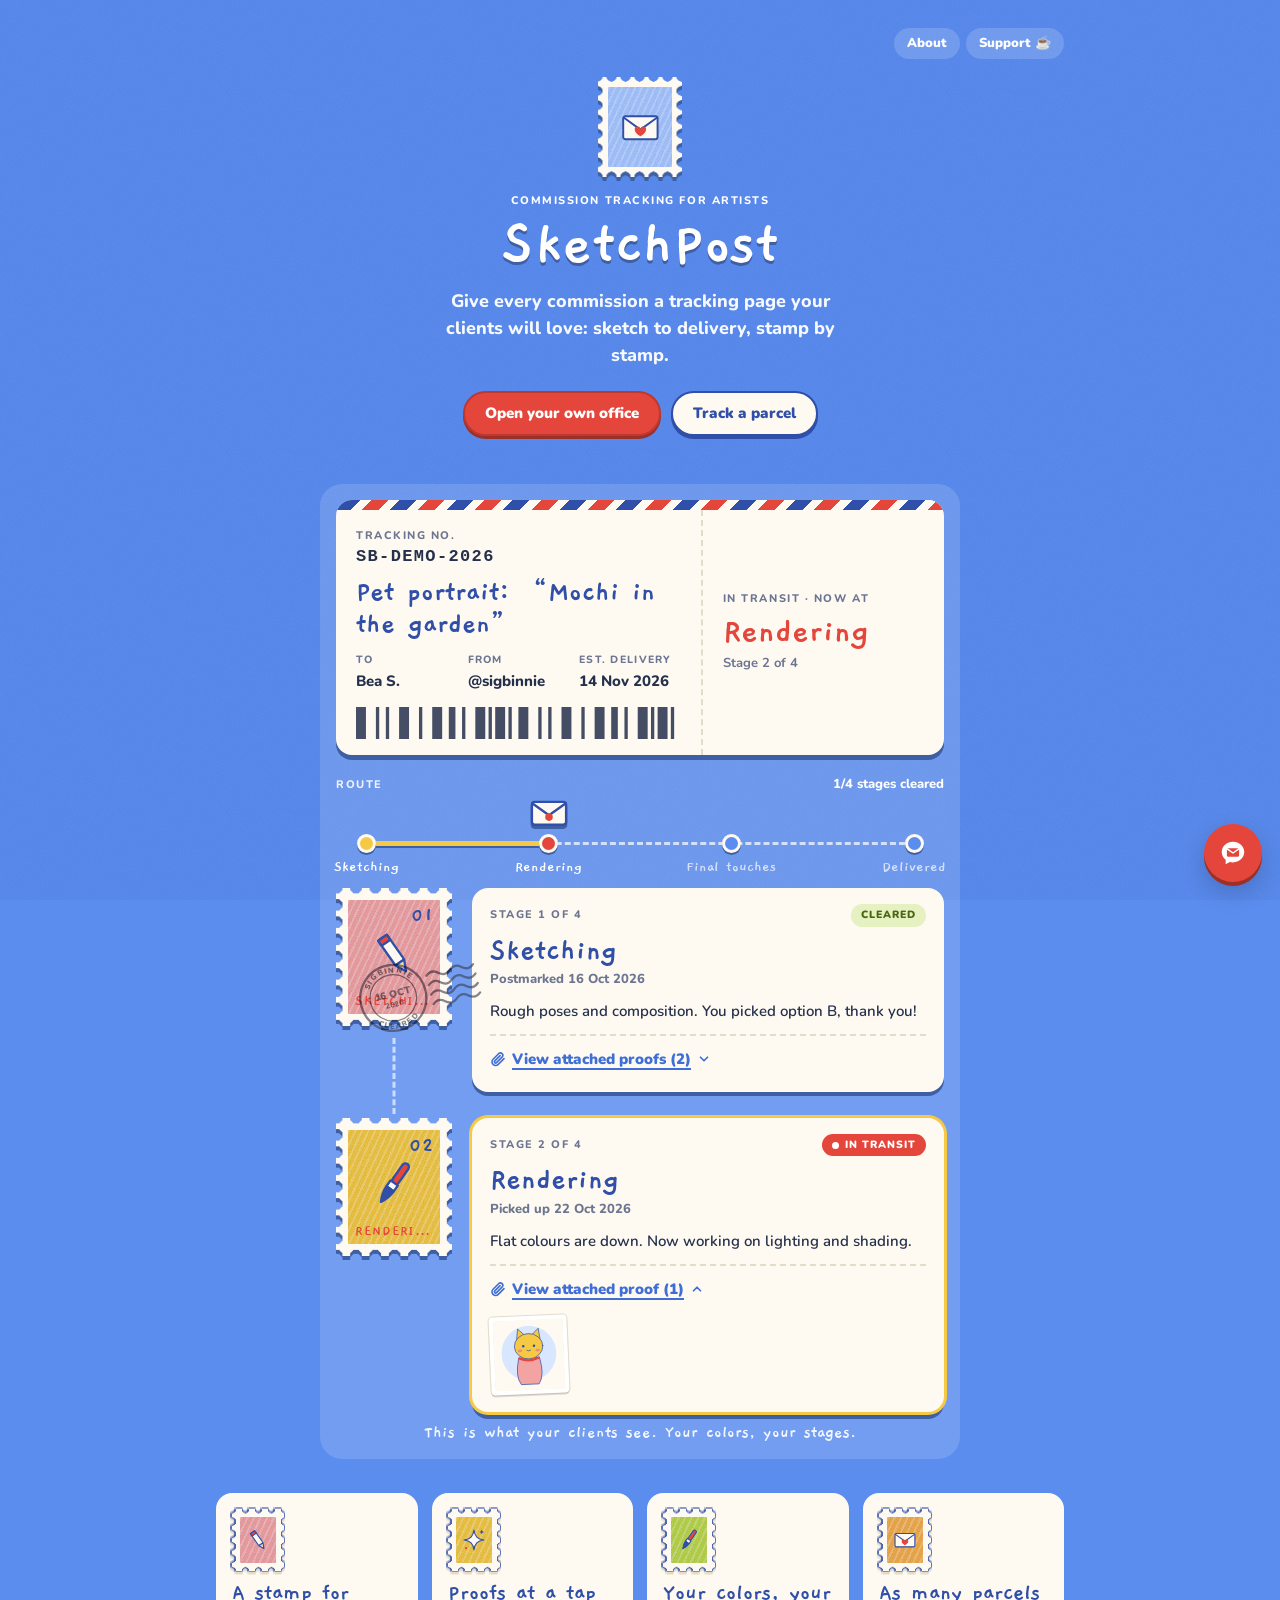
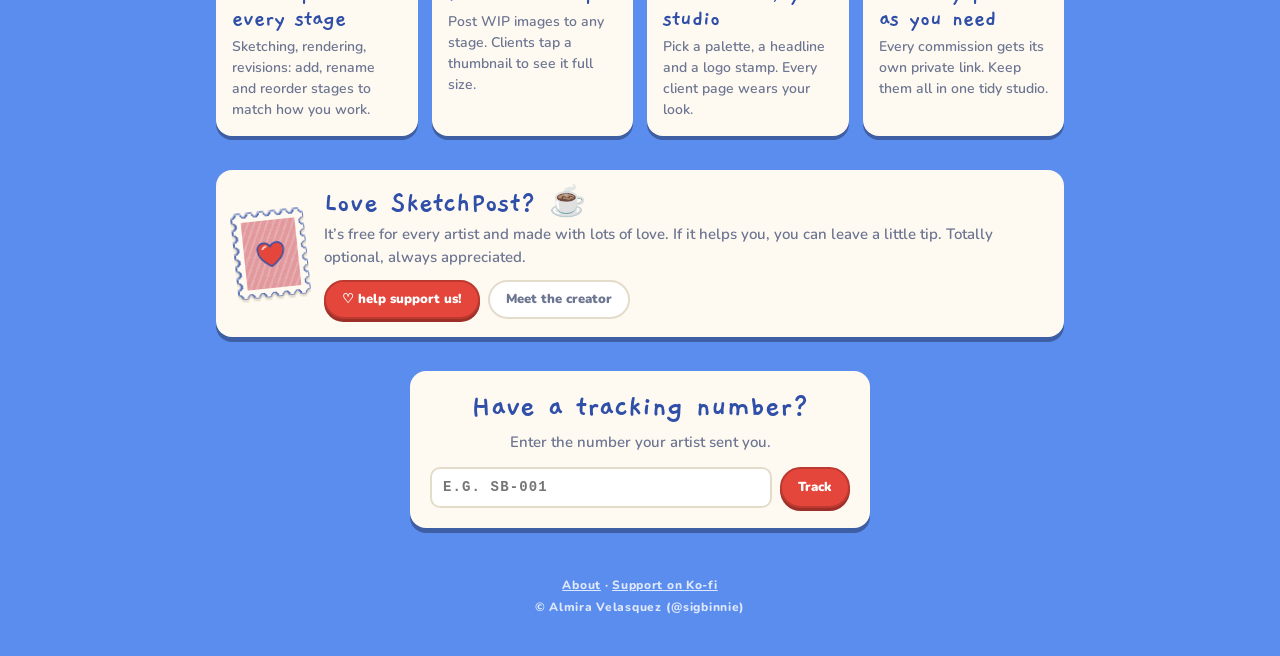
<file: index.html>
<!doctype html>
<html lang="en">
<head>
<meta charset="utf-8">
<meta name="viewport" content="width=device-width, initial-scale=1">
<title>SketchPost · Commission tracking for artists</title>
<meta name="description" content="Give every art commission a tracking page your clients will love. Sketch to delivery, stamp by stamp.">
<meta name="theme-color" content="#5b8def">
<link rel="icon" href="/assets/favicon.svg" type="image/svg+xml">
<link rel="preconnect" href="https://fonts.googleapis.com">
<link rel="preconnect" href="https://fonts.gstatic.com" crossorigin>
<link href="https://fonts.googleapis.com/css2?family=Gaegu:wght@400;700&family=Nunito:wght@600;700;800;900&display=swap" rel="stylesheet">
<link rel="stylesheet" href="/assets/style.css">
</head>
<body>
<svg width="0" height="0" style="position:absolute" aria-hidden="true" focusable="false">
  <defs>
    <path id="pm-top" d="M16 50 A34 34 0 0 1 84 50"/>
    <path id="pm-bot" d="M9 50 A41 41 0 0 0 91 50"/>
  </defs>
</svg>

<div class="wrap">
  <nav class="site-nav top-right" aria-label="Site">
    <a href="/about">About</a>
    <a href="https://ko-fi.com/sigbinnie" target="_blank" rel="noopener">Support ☕</a>
  </nav>
  <header class="hero">
    <div class="stamp logo"><div class="art"><span class="motif" id="logoMotif"></span></div></div>
    <p class="eyebrow">Commission tracking for artists</p>
    <h1>SketchPost</h1>
    <p class="tag">Give every commission a tracking page your clients will love: sketch to delivery, stamp by stamp.</p>
    <div class="cta">
      <a class="btn primary" href="/studio">Open your own office</a>
      <a class="btn" href="#track">Track a parcel</a>
    </div>
  </header>

  <main>
    <div class="demo-frame" aria-label="Example tracking page">
      <section class="ticket" id="demoTicket"></section>
      <section class="route" id="demoRoute"></section>
      <section class="stages" id="demoStages"></section>
      <p class="demo-cap">This is what your clients see. Your colors, your stages.</p>
    </div>

    <section class="features" aria-label="Features">
      <div class="feature"><div class="stamp" style="--c:var(--pink)"><div class="art"><span class="motif" data-icon="pencil"></span></div></div>
        <h3>A stamp for every stage</h3><p>Sketching, rendering, revisions: add, rename and reorder stages to match how you work.</p></div>
      <div class="feature"><div class="stamp" style="--c:#f6c944"><div class="art"><span class="motif" data-icon="sparkle"></span></div></div>
        <h3>Proofs at a tap</h3><p>Post WIP images to any stage. Clients tap a thumbnail to see it full size.</p></div>
      <div class="feature"><div class="stamp" style="--c:#bcd84a"><div class="art"><span class="motif" data-icon="brush"></span></div></div>
        <h3>Your colors, your studio</h3><p>Pick a palette, a headline and a logo stamp. Every client page wears your look.</p></div>
      <div class="feature"><div class="stamp" style="--c:#f6ad4b"><div class="art"><span class="motif" data-icon="envelope"></span></div></div>
        <h3>As many parcels as you need</h3><p>Every commission gets its own private link. Keep them all in one tidy studio.</p></div>
    </section>

    <section class="support-card section-gap" aria-label="Support SketchPost">
      <div class="stamp" style="--c:var(--pink)"><div class="art"><span class="motif" data-icon="heart"></span></div></div>
      <div>
        <h2>Love SketchPost? ☕</h2>
        <p>It’s free for every artist and made with lots of love. If it helps you, you can leave a little tip. Totally optional, always appreciated.</p>
        <div class="support-actions">
          <a class="btn primary" href="https://ko-fi.com/sigbinnie" target="_blank" rel="noopener">♡ help support us!</a>
          <a class="btn ghost" href="/about">Meet the creator</a>
        </div>
      </div>
    </section>

    <section class="paper center section-gap" id="track">
      <h2>Have a tracking number?</h2>
      <p class="lede">Enter the number your artist sent you.</p>
      <form class="lookup-form" id="lookupForm">
        <input id="lookupInput" placeholder="e.g. SB-001" autocomplete="off" autocapitalize="characters" spellcheck="false" aria-label="Tracking number" required>
        <button class="btn primary">Track</button>
      </form>
      <p class="lookup-note" id="lookupNote" hidden></p>
    </section>
  </main>

  <footer class="foot">
    <p class="copy"><a href="/about">About</a> · <a href="https://ko-fi.com/sigbinnie" target="_blank" rel="noopener">Support on Ko-fi</a></p>
    <p class="copy">© Almira Velasquez (@sigbinnie)</p>
  </footer>
</div>

<script type="module" src="/assets/landing.js"></script>
<script src="/assets/feedback.js" defer></script>
</body>
</html>
</file>
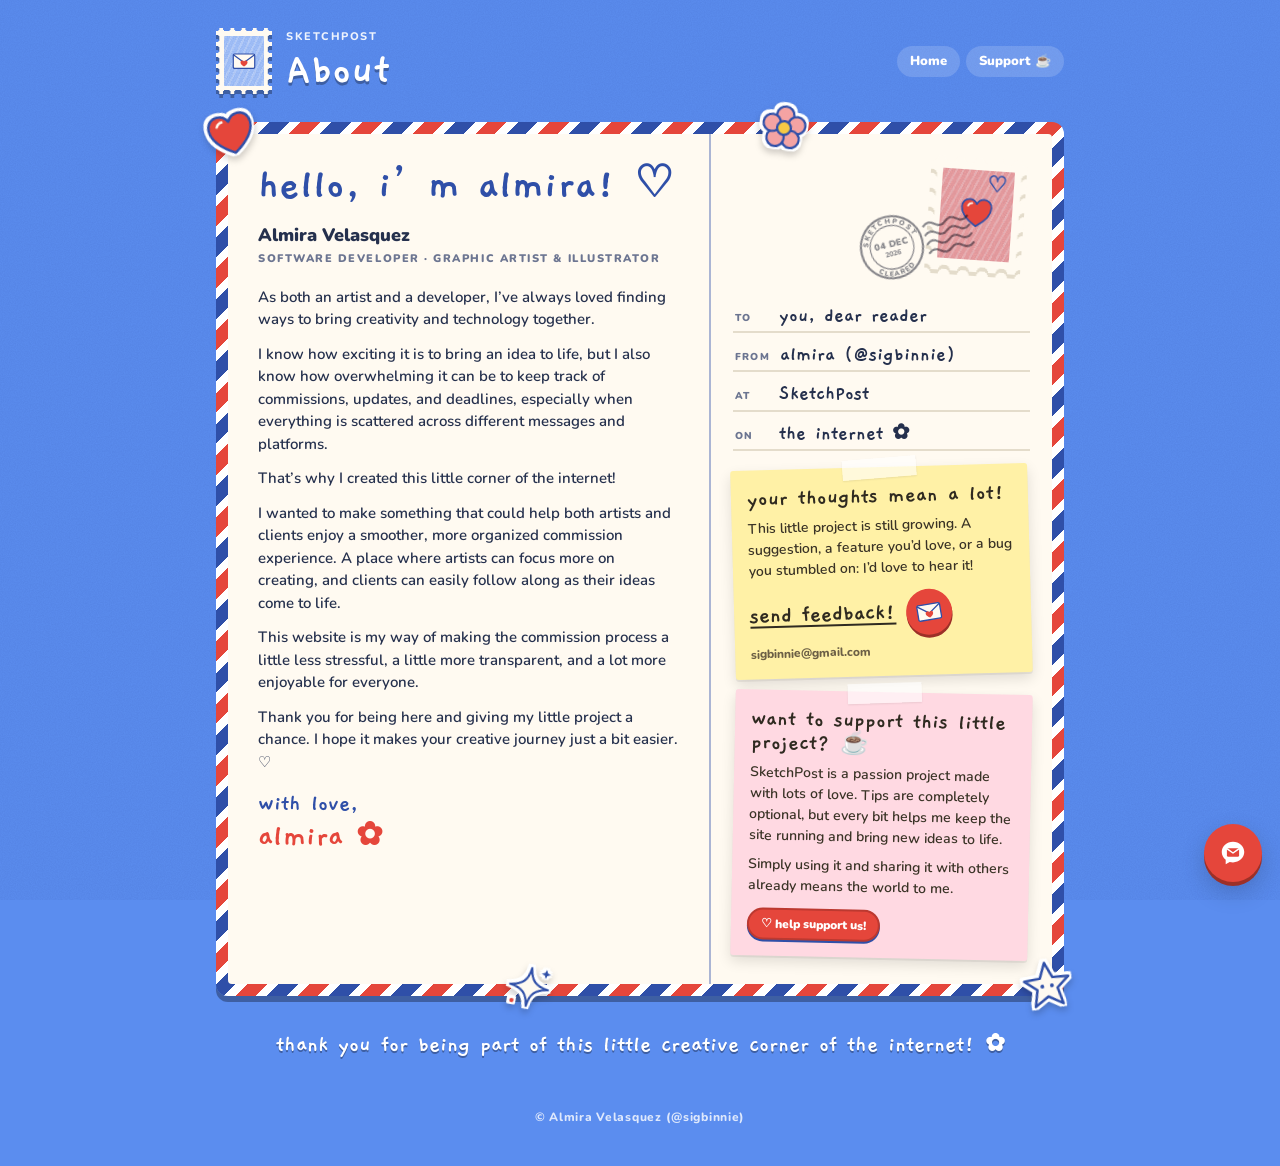
<file: about.html>
<!doctype html>
<html lang="en">
<head>
<meta charset="utf-8">
<meta name="viewport" content="width=device-width, initial-scale=1">
<title>About · SketchPost</title>
<meta name="description" content="A little letter from Almira (@sigbinnie), the artist and developer behind SketchPost.">
<meta name="theme-color" content="#5b8def">
<link rel="icon" href="/assets/favicon.svg" type="image/svg+xml">
<link rel="preconnect" href="https://fonts.googleapis.com">
<link rel="preconnect" href="https://fonts.gstatic.com" crossorigin>
<link href="https://fonts.googleapis.com/css2?family=Gaegu:wght@400;700&family=Nunito:wght@600;700;800;900&display=swap" rel="stylesheet">
<link rel="stylesheet" href="/assets/style.css">
</head>
<body>
<svg width="0" height="0" style="position:absolute" aria-hidden="true" focusable="false">
  <defs>
    <path id="pm-top" d="M16 50 A34 34 0 0 1 84 50"/>
    <path id="pm-bot" d="M9 50 A41 41 0 0 0 91 50"/>
  </defs>
</svg>

<div class="wrap about-wrap">
  <header class="top">
    <a class="brand" href="/">
      <div class="stamp logo"><div class="art"><span class="motif" data-icon="envelope"></span></div></div>
      <div>
        <p class="eyebrow">SketchPost</p>
        <h1>About</h1>
      </div>
    </a>
    <nav class="site-nav" aria-label="Site">
      <a href="/">Home</a>
      <a href="https://ko-fi.com/sigbinnie" target="_blank" rel="noopener">Support ☕</a>
    </nav>
  </header>

  <main>
    <article class="postcard" aria-label="A letter from Almira">
      <span class="sticker s1" data-icon="heart" aria-hidden="true"></span>
      <span class="sticker s2" data-icon="sparkle" aria-hidden="true"></span>
      <span class="sticker s3" data-icon="flower" aria-hidden="true"></span>
      <span class="sticker s4" data-icon="star" aria-hidden="true"></span>

      <div class="pc-inner">
        <section class="pc-letter">
          <h2 class="pc-hello">hello, i’m almira! ♡</h2>
          <p class="pc-name">Almira Velasquez</p>
          <p class="pc-role">software developer · graphic artist &amp; illustrator</p>

          <p>As both an artist and a developer, I’ve always loved finding ways to bring creativity and technology together.</p>
          <p>I know how exciting it is to bring an idea to life, but I also know how overwhelming it can be to keep track of commissions, updates, and deadlines, especially when everything is scattered across different messages and platforms.</p>
          <p>That’s why I created this little corner of the internet!</p>
          <p>I wanted to make something that could help both artists and clients enjoy a smoother, more organized commission experience. A place where artists can focus more on creating, and clients can easily follow along as their ideas come to life.</p>
          <p>This website is my way of making the commission process a little less stressful, a little more transparent, and a lot more enjoyable for everyone.</p>
          <p>Thank you for being here and giving my little project a chance. I hope it makes your creative journey just a bit easier. ♡</p>

          <p class="pc-sign">with love,<br><span>almira ✿</span></p>
        </section>

        <aside class="pc-side">
          <div class="pc-stamp">
            <div class="stamp" style="--c:var(--pink)"><div class="art"><span class="denom">♡</span><span class="motif" data-icon="heart"></span></div></div>
            <span id="pcPostmark"></span>
          </div>

          <ul class="pc-address">
            <li><span>to</span>you, dear reader</li>
            <li><span>from</span>almira (@sigbinnie)</li>
            <li><span>at</span>SketchPost</li>
            <li><span>on</span>the internet ✿</li>
          </ul>

          <div class="sticky yellow">
            <h3>your thoughts mean a lot!</h3>
            <p>This little project is still growing. A suggestion, a feature you’d love, or a bug you stumbled on: I’d love to hear it!</p>
            <a class="mail-link" href="mailto:sigbinnie@gmail.com?subject=SketchPost%20feedback" aria-label="Send feedback by email to sigbinnie@gmail.com">
              <span class="mail-text">send feedback!</span>
              <span class="mail-ico" data-icon="envelope" aria-hidden="true"></span>
            </a>
            <p class="mail-addr">sigbinnie@gmail.com</p>
          </div>

          <div class="sticky pink">
            <h3>want to support this little project? ☕</h3>
            <p>SketchPost is a passion project made with lots of love. Tips are completely optional, but every bit helps me keep the site running and bring new ideas to life.</p>
            <p>Simply using it and sharing it with others already means the world to me.</p>
            <a class="btn small primary" href="https://ko-fi.com/sigbinnie" target="_blank" rel="noopener">♡ help support us!</a>
          </div>
        </aside>
      </div>
    </article>

    <p class="about-closing">thank you for being part of this little creative corner of the internet! ✿</p>
  </main>

  <footer class="foot">
    <p class="copy">© Almira Velasquez (@sigbinnie)</p>
  </footer>
</div>

<script type="module" src="/assets/about.js"></script>
<script src="/assets/feedback.js" defer></script>
</body>
</html>
</file>
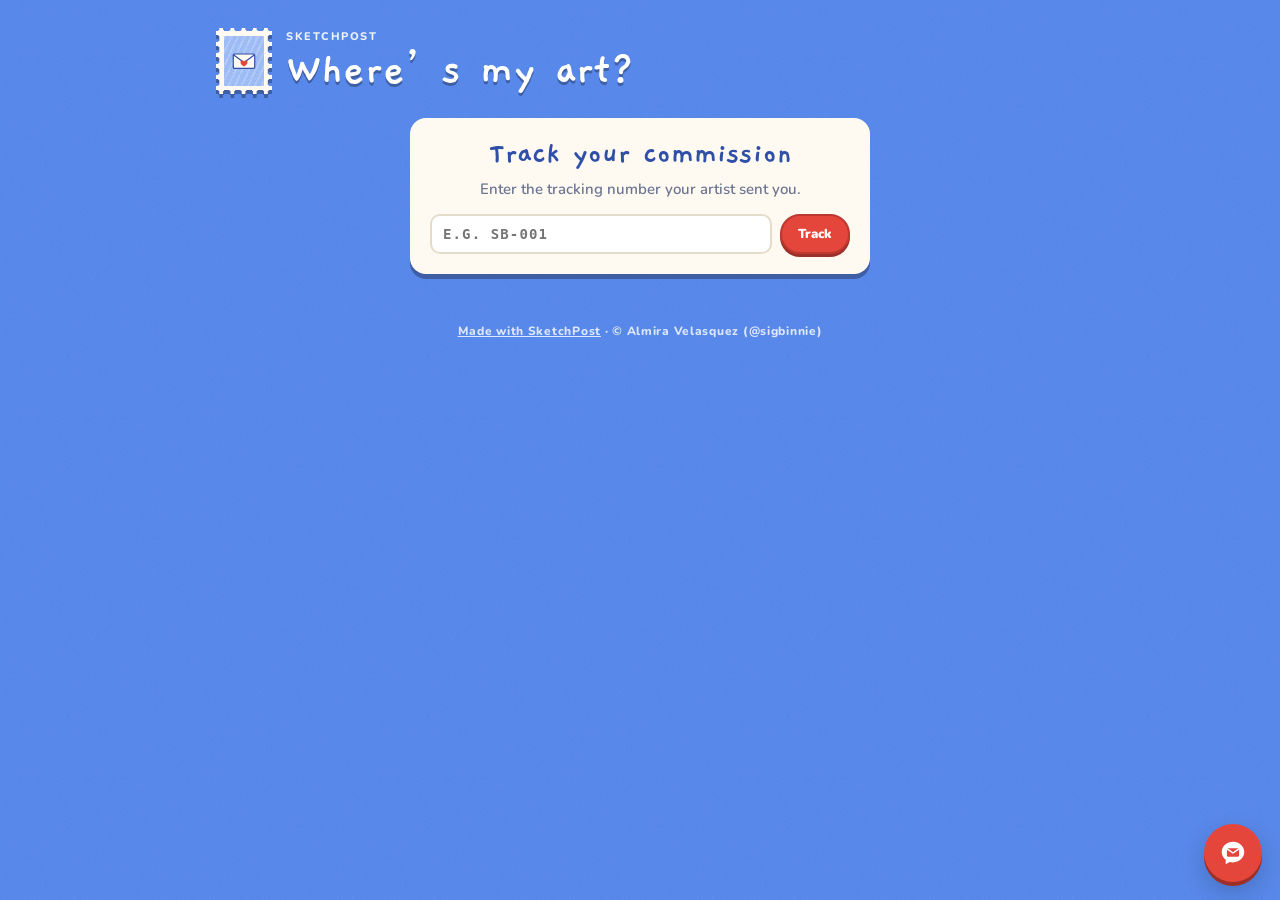
<file: track.html>
<!doctype html>
<html lang="en">
<head>
<meta charset="utf-8">
<meta name="viewport" content="width=device-width, initial-scale=1">
<meta name="robots" content="noindex, nofollow">
<title>Track your commission</title>
<link rel="icon" href="/assets/favicon.svg" type="image/svg+xml">
<link rel="preconnect" href="https://fonts.googleapis.com">
<link rel="preconnect" href="https://fonts.gstatic.com" crossorigin>
<link href="https://fonts.googleapis.com/css2?family=Gaegu:wght@400;700&family=Nunito:wght@600;700;800;900&display=swap" rel="stylesheet">
<link rel="stylesheet" href="/assets/style.css">
</head>
<body>
<svg width="0" height="0" style="position:absolute" aria-hidden="true" focusable="false">
  <defs>
    <path id="pm-top" d="M16 50 A34 34 0 0 1 84 50"/>
    <path id="pm-bot" d="M9 50 A41 41 0 0 0 91 50"/>
  </defs>
</svg>

<div class="loading-screen" id="loader" role="status" aria-live="polite">
  <div class="stamp logo"><div class="art"><span class="motif"><svg viewBox="0 0 60 60"><rect x="7" y="15" width="46" height="31" rx="3" fill="#fffaf1" stroke="#2f4fa8" stroke-width="2.6" stroke-linecap="round" stroke-linejoin="round"/><path d="M8 17 L30 33 L52 17" fill="none" stroke="#2f4fa8" stroke-width="2.6" stroke-linecap="round" stroke-linejoin="round"/><path d="M30 42 c-5-3.4-7.5-5.8-7.5-8.6 a3.6 3.6 0 0 1 7.5-1.4 a3.6 3.6 0 0 1 7.5 1.4 c0 2.8-2.5 5.2-7.5 8.6z" fill="#e5463b"/></svg></span></div></div>
  <p class="eyebrow">SketchPost</p>
  <p class="loader-text">Fetching your parcel…</p>
</div>

<div class="wrap">
  <header class="top">
    <div class="brand">
      <div class="stamp logo"><div class="art"><span class="motif" id="logoMotif"></span></div></div>
      <div>
        <p class="eyebrow" id="studioLine">SketchPost</p>
        <h1 id="headline">Where’s my art?</h1>
      </div>
    </div>
  </header>

  <main>
    <p class="banner" id="banner" hidden>Sample parcel. Connect Firebase (see README) to start tracking real commissions.</p>

    <section class="paper center" id="message" hidden aria-live="polite"></section>

    <section class="paper center" id="lookup" hidden>
      <h2>Track your commission</h2>
      <p class="lede">Enter the tracking number your artist sent you.</p>
      <form class="lookup-form" id="lookupForm">
        <input id="lookupInput" placeholder="e.g. SB-001" autocomplete="off" autocapitalize="characters" spellcheck="false" aria-label="Tracking number" required>
        <button class="btn primary">Track</button>
      </form>
      <p class="lookup-note" id="lookupNote" hidden></p>
    </section>

    <section class="ticket" id="ticket" aria-label="Parcel details" hidden></section>
    <section class="route" id="route" aria-label="Delivery route" hidden></section>
    <section class="stages" id="stages" aria-label="Stages"></section>
  </main>

  <footer class="foot">
    <p class="copy"><a href="/">Made with SketchPost</a> · © Almira Velasquez (@sigbinnie)</p>
  </footer>
</div>

<script type="module" src="/assets/track.js"></script>
<script src="/assets/feedback.js" defer></script>
</body>
</html>
</file>
<file: assets/style.css>
:root{
  --blue:#5b8def; --blue-2:#3f6fd6; --navy:#2f4fa8; --ink:#25304d; --muted:#6c7591;
  --paper:#fffaf1; --paper-2:#f4ecdc; --line:#e4dccb;
  --red:#e5463b; --pink:#f4a3a3; --yellow:#f6c944; --green:#bcd84a; --orange:#f6ad4b; --sky:#a9c8ff; --cream:#fde8c4;
  --shadow:#3e5fa3; --on-bg:#ffffff; --on-accent:#ffffff;
  --noise:url("data:image/svg+xml,%3Csvg xmlns='http://www.w3.org/2000/svg' width='180' height='180'%3E%3Cfilter id='n'%3E%3CfeTurbulence type='fractalNoise' baseFrequency='.85' numOctaves='3' stitchTiles='stitch'/%3E%3CfeColorMatrix values='0 0 0 0 .1 0 0 0 0 .15 0 0 0 0 .35 0 0 0 .55 0'/%3E%3C/filter%3E%3Crect width='100%25' height='100%25' filter='url(%23n)'/%3E%3C/svg%3E");
  --hatch:repeating-linear-gradient(115deg,rgba(255,255,255,.24) 0 2px,rgba(255,255,255,0) 2px 6px);
}
*{box-sizing:border-box}
[hidden]{display:none!important}
html{-webkit-text-size-adjust:100%}
body{margin:0;min-height:100vh;background:var(--blue);color:var(--ink);font:600 15px/1.5 'Nunito',system-ui,-apple-system,sans-serif;overflow-x:hidden}
body::before{content:"";position:fixed;inset:0;background-image:var(--noise);opacity:.22;mix-blend-mode:multiply;pointer-events:none;z-index:0}
.wrap{position:relative;z-index:1;max-width:880px;margin:0 auto;padding:28px 16px 40px}
button{font-family:inherit}
code{font:700 13px ui-monospace,SFMono-Regular,Menlo,monospace;background:var(--paper-2);padding:1px 6px;border-radius:6px}
.eyebrow{font-size:11px;font-weight:800;letter-spacing:.14em;text-transform:uppercase;margin:0}

/* ---------- header & footer ---------- */
.top{display:flex;align-items:center;justify-content:space-between;gap:16px;flex-wrap:wrap;margin-bottom:24px}
.brand{display:flex;align-items:center;gap:14px;color:inherit;text-decoration:none}
.top .eyebrow{color:var(--on-bg);opacity:.9}
h1{font:700 46px/1 'Gaegu',cursive;margin:2px 0 0;color:var(--on-bg);text-shadow:0 3px 0 var(--shadow)}
.foot{text-align:center;margin:48px 0 0;color:var(--on-bg)}
.foot .thanks{font:700 19px/1.3 'Gaegu',cursive;margin:0}
.foot .copy{font-size:12px;font-weight:800;letter-spacing:.06em;margin:8px 0 0;opacity:.8}
.foot .copy a{color:inherit}

/* ---------- stamps ---------- */
.stamp{--r:6px;position:relative;width:var(--sw,116px);height:var(--sh,138px);padding:calc(2*var(--r));
  background:
    radial-gradient(var(--r),#0000 97%,var(--paper)) round calc(-1.5*var(--r)) calc(-1.5*var(--r))/calc(3*var(--r)) calc(3*var(--r)),
    linear-gradient(var(--paper) 0 0) no-repeat 50%/calc(100% - 3*var(--r)) calc(100% - 3*var(--r));
  filter:drop-shadow(0 4px 0 var(--shadow));flex:none}
.art{position:relative;height:100%;background-color:var(--c,var(--pink));background-image:var(--hatch);overflow:hidden;display:grid;place-items:center;border-radius:1px}
.art::after{content:"";position:absolute;inset:0;background:var(--noise);opacity:.38;mix-blend-mode:multiply;pointer-events:none}
.motif{width:58%;display:block;margin-top:-6px;position:relative;z-index:1}
.motif svg{width:100%;height:auto;display:block}
.denom{position:absolute;top:4px;right:7px;font:700 22px/1 'Gaegu',cursive;color:var(--navy);z-index:1}
.stamp-label{position:absolute;left:7px;right:7px;bottom:5px;font:700 15px/1 'Gaegu',cursive;color:var(--red);letter-spacing:.06em;text-transform:uppercase;white-space:nowrap;overflow:hidden;text-overflow:ellipsis;z-index:1}
.logo{--sw:56px;--sh:66px;--r:4px;--c:var(--sky)}
.logo .motif{width:70%;margin:0}
.postmark{position:absolute;left:calc(var(--sw)*.16);top:calc(var(--sh)*.48);width:calc(var(--sw)*1.1);height:auto;color:rgba(60,64,80,.62);transform:rotate(-14deg);pointer-events:none;z-index:2;mix-blend-mode:multiply}

/* ---------- paper cards ---------- */
.paper{background:var(--paper);border-radius:16px;box-shadow:0 5px 0 var(--shadow);padding:20px}
.center{text-align:center;max-width:460px;margin:24px auto 0}
.paper h2{font:700 32px/1.05 'Gaegu',cursive;margin:0 0 6px;color:var(--navy)}
.paper p{margin:0}
.paper .lede{color:var(--muted);margin-bottom:14px}
.banner{background:var(--yellow);color:var(--ink);border-radius:12px;padding:10px 14px;font-weight:800;font-size:13px;margin-bottom:18px;box-shadow:0 3px 0 var(--shadow)}
.empty{background:var(--paper);border-radius:16px;padding:22px;text-align:center;color:var(--muted);box-shadow:0 4px 0 var(--shadow)}
.loading-mail{width:54px;margin:4px auto 10px;animation:bob2 1.6s ease-in-out infinite}
.loading-mail svg{display:block;width:100%;height:auto}

/* lookup */
.lookup-form{display:flex;gap:8px;margin-top:4px}
.lookup-form input{flex:1;text-transform:uppercase;letter-spacing:.08em;font-family:ui-monospace,SFMono-Regular,Menlo,monospace}
.lookup-note{margin-top:10px!important;color:var(--red);font-size:13px;font-weight:800}

/* ---------- parcel label ---------- */
.ticket{background:var(--paper);border-radius:16px;box-shadow:0 5px 0 var(--shadow);overflow:hidden}
.airmail{height:10px;background:repeating-linear-gradient(-45deg,var(--red) 0 12px,var(--paper) 12px 20px,var(--navy) 20px 32px,var(--paper) 32px 40px)}
.ticket-body{display:grid;grid-template-columns:1.5fr 1fr}
.ticket-main{padding:18px 20px 16px;min-width:0}
.ticket .eyebrow{color:var(--muted)}
.tracking{font:800 17px/1.2 ui-monospace,SFMono-Regular,Menlo,monospace;letter-spacing:.08em;margin:3px 0 10px;overflow-wrap:anywhere}
.ticket h2{font:700 30px/1.05 'Gaegu',cursive;margin:0 0 12px;color:var(--navy);overflow-wrap:anywhere}
.meta{display:grid;grid-template-columns:repeat(3,minmax(0,1fr));gap:10px;margin:0}
.meta dt{font-size:10.5px;font-weight:800;letter-spacing:.12em;text-transform:uppercase;color:var(--muted)}
.meta dd{margin:2px 0 0;font-weight:800;overflow-wrap:anywhere}
.barcode{display:block;width:100%;height:32px;fill:var(--ink);margin-top:14px;opacity:.85}
.ticket-status{border-left:2px dashed var(--line);padding:18px 20px;display:flex;flex-direction:column;justify-content:center;min-width:0}
.status-text{font:700 36px/1 'Gaegu',cursive;margin:6px 0 4px;color:var(--red);overflow-wrap:anywhere}
.status-delivered .status-text{color:#4f8a1e}
.status-created .status-text{color:var(--muted)}
.sub{margin:0;font-size:13px;color:var(--muted);font-weight:700}

/* ---------- route ---------- */
.route{margin:26px 0 30px;color:var(--on-bg)}
.route-head{display:flex;justify-content:space-between;align-items:baseline;gap:10px;font-weight:800;font-size:13px}
.route-head .eyebrow{opacity:.88}
.track{position:relative;height:84px;margin:4px 30px 0}
.track .line{position:absolute;left:0;right:0;top:44px;border-top:3px dashed color-mix(in srgb,var(--on-bg) 70%,transparent)}
.track .fill{position:absolute;left:0;top:43px;height:5px;border-radius:5px;background:var(--yellow);box-shadow:0 2px 0 var(--shadow);transition:width .5s}
.stop{position:absolute;top:36px;width:0;display:flex;flex-direction:column;align-items:center}
.stop .dot{width:19px;height:19px;flex:none;border-radius:50%;background:var(--blue);border:3px solid var(--paper);box-shadow:0 2px 0 var(--shadow)}
.stop.st-done .dot{background:var(--yellow);border-color:var(--paper)}
.stop.st-current .dot{background:var(--red);animation:pulse 1.6s infinite}
.stop-label{margin-top:6px;font:700 16px/1.05 'Gaegu',cursive;white-space:nowrap;text-align:center}
.stop.st-pending .stop-label{opacity:.7}
.mail{position:absolute;top:2px;width:38px;transform:translateX(-50%);transition:left .5s;animation:bob 2s ease-in-out infinite;filter:drop-shadow(0 3px 0 var(--shadow))}
.mail svg{display:block;width:100%;height:auto}

/* ---------- stage list ---------- */
.stages{display:flex;flex-direction:column;gap:26px}
.stage{--sw:116px;--sh:138px;display:grid;grid-template-columns:var(--sw) minmax(0,1fr);gap:20px;align-items:start}
.stamp-col{position:relative;align-self:stretch}
.stage:not(:last-child) .stamp-col::after{content:"";position:absolute;left:50%;top:calc(var(--sh) + 12px);bottom:-22px;border-left:3px dashed color-mix(in srgb,var(--on-bg) 65%,transparent);transform:translateX(-50%)}
.s-pending .stamp{filter:grayscale(.9) drop-shadow(0 4px 0 var(--shadow));opacity:.72}
.s-current .stamp{animation:wobble 3s ease-in-out infinite}
.card{position:relative;background:var(--paper);border-radius:16px;padding:16px 18px 18px;box-shadow:0 4px 0 var(--shadow);min-width:0}
.s-current .card{box-shadow:0 0 0 3px var(--yellow),0 7px 0 var(--shadow)}
.card-top{display:flex;justify-content:space-between;align-items:center;gap:8px;flex-wrap:wrap}
.card .eyebrow{color:var(--muted)}
.pill{font:900 10.5px/1 'Nunito';letter-spacing:.1em;text-transform:uppercase;padding:6px 10px;border-radius:999px;display:inline-flex;align-items:center;gap:6px}
.pill-done{background:#e6f1c2;color:#4a6610}
.pill-current{background:var(--red);color:var(--on-accent)}
.pill-current::before{content:"";width:7px;height:7px;border-radius:50%;background:currentColor;animation:blink 1.2s infinite}
.pill-pending{background:var(--paper-2);color:var(--muted)}
.card h3{font:700 32px/1.05 'Gaegu',cursive;margin:8px 0 2px;color:var(--navy);overflow-wrap:anywhere}
.when{margin:0;font-size:13px;font-weight:800;color:var(--muted)}
.note{margin:10px 0 0;overflow-wrap:anywhere;white-space:pre-line}
.note a{color:var(--blue-2);font-weight:800;text-decoration:underline;text-decoration-thickness:2px;text-underline-offset:3px}
.note a:hover{color:var(--red)}
.note a:focus-visible{outline:3px solid var(--yellow);outline-offset:2px;border-radius:3px}
.proofs{margin-top:12px;padding-top:12px;border-top:2px dashed var(--line)}
.proof-link{all:unset;cursor:pointer;display:inline-flex;align-items:center;gap:6px;font-weight:900;color:var(--blue-2);text-decoration:underline;text-decoration-thickness:2px;text-underline-offset:4px}
.proof-link:focus-visible{outline:3px solid var(--yellow);outline-offset:3px;border-radius:4px}
.proof-link .chev{transition:transform .2s}
.proof-link[aria-expanded="true"] .chev{transform:rotate(180deg)}
.thumbs{display:flex;flex-wrap:wrap;gap:14px;margin-top:12px;animation:drop .25s ease-out}
.thumb{position:relative;width:78px;height:78px;padding:4px;background:#fff;border:0;border-radius:4px;box-shadow:0 2px 0 rgba(0,0,0,.12),0 0 0 1px var(--line);cursor:zoom-in;transform:rotate(-2.5deg);transition:transform .15s}
.thumbs > :nth-child(even) .thumb, .thumbs > .thumb:nth-child(even){transform:rotate(2deg)}
.thumbs .thumb:hover,.thumbs .thumb:focus-visible{transform:rotate(0) scale(1.07);outline:none}
.thumb img{width:100%;height:100%;object-fit:cover;display:block;border-radius:2px;background:var(--paper-2)}
.thumb.broken img{visibility:hidden}
.thumb.broken::after{content:"link broken";position:absolute;inset:4px;display:grid;place-items:center;font-size:11px;color:var(--muted);text-align:center}
.no-proofs{margin:0;font-size:13px;color:var(--muted);font-style:italic}

/* ---------- forms & buttons ---------- */
.field{display:flex;flex-direction:column;gap:4px;min-width:0;margin:0}
.field > span,.field-label{font-size:10.5px;font-weight:900;letter-spacing:.12em;text-transform:uppercase;color:var(--muted);margin:0}
input,select,textarea{font:700 14px/1.3 'Nunito',sans-serif;color:#25304d;background:#fff;border:2px solid var(--line);border-radius:10px;padding:9px 11px;width:100%;min-width:0}
input:focus,select:focus,textarea:focus{outline:none;border-color:var(--blue)}
input[readonly]{background:var(--paper-2)}
textarea{resize:vertical}
.btn{display:inline-flex;align-items:center;justify-content:center;gap:6px;font:900 13px/1 'Nunito';padding:11px 16px;border-radius:999px;border:2px solid var(--navy);background:var(--paper);color:var(--navy);box-shadow:0 3px 0 var(--navy);cursor:pointer;white-space:nowrap;text-decoration:none}
.btn:active{transform:translateY(2px);box-shadow:0 1px 0 var(--navy)}
.btn:disabled{opacity:.5;cursor:default}
.btn.primary{background:var(--red);border-color:color-mix(in srgb,var(--red),#000 18%);color:var(--on-accent);box-shadow:0 3px 0 color-mix(in srgb,var(--red),#000 32%)}
.btn.small{padding:8px 12px;font-size:12px;box-shadow:0 2px 0 var(--navy)}
.btn.ghost{border-color:var(--line);color:var(--muted);box-shadow:none;background:#fff}
.btn.armed{background:var(--red);border-color:var(--red);color:#fff}
.btn.google{background:#fff;color:var(--ink);border-color:var(--line);box-shadow:0 3px 0 var(--line);padding:12px 18px;font-size:14px}

/* ---------- artist desk ---------- */
.desk-bar{display:flex;justify-content:space-between;align-items:center;gap:10px;flex-wrap:wrap;color:var(--on-bg);font-weight:800;font-size:13px;margin-bottom:14px}
.desk-bar b{overflow-wrap:anywhere}
.desk-card{background:var(--paper);border-radius:16px;box-shadow:0 5px 0 var(--shadow);padding:18px 20px;margin-bottom:26px}
.picker{display:flex;gap:10px;align-items:flex-end;flex-wrap:wrap}
.picker .grow,.linkbox .grow{flex:1 1 240px}
.desk-head{display:flex;align-items:flex-start;gap:12px;flex-wrap:wrap;justify-content:space-between}
.rubber{display:inline-block;font:700 28px/1 'Gaegu',cursive;color:var(--red);border:3px solid var(--red);border-radius:8px;padding:3px 12px 1px;transform:rotate(-3deg);margin:0 0 6px}
.hint{margin:4px 0 0;font-size:13px;color:var(--muted);max-width:52ch}
.save-state{display:inline-block;margin-left:4px;padding:2px 8px;border-radius:999px;font-size:11px;font-weight:900;background:#e6f1c2;color:#4a6610}
.save-state.saving{background:var(--paper-2);color:var(--muted)}
.save-state.error{background:var(--red);color:#fff}
.linkbox{display:flex;gap:8px;align-items:flex-end;flex-wrap:wrap;margin-top:16px}
.grid-fields{display:grid;grid-template-columns:repeat(auto-fit,minmax(170px,1fr));gap:12px;margin-top:16px}
.add-stage{display:flex;flex-wrap:wrap;gap:10px;align-items:flex-end;margin-top:16px;padding-top:16px;border-top:2px dashed var(--line)}
.add-stage .grow{flex:1 1 200px}
.add-stage .field:not(.grow){flex:0 1 200px}
.desk-foot{display:flex;gap:8px;flex-wrap:wrap;margin-top:16px}
.tools{display:flex;gap:6px}
.icon-btn{min-width:34px;height:34px;padding:0 8px;border-radius:10px;border:2px solid var(--line);background:#fff;color:var(--navy);display:inline-grid;place-items:center;cursor:pointer;font:900 12px 'Nunito'}
.icon-btn:disabled{opacity:.35;cursor:default}
.icon-btn.armed{background:var(--red);border-color:var(--red);color:#fff}
.edit-grid{display:grid;grid-template-columns:1fr 1fr;gap:10px;margin-top:12px}
.edit-grid .full{grid-column:1/-1}
.swatches{display:flex;gap:7px;flex-wrap:wrap;padding:5px 2px}
.swatch{width:28px;height:28px;border-radius:50%;border:3px solid #fff;box-shadow:0 0 0 2px var(--line);background:var(--sw);cursor:pointer;padding:0}
.swatch.on{box-shadow:0 0 0 3px var(--navy)}
.dropzone{margin-top:14px;padding:12px;border:2px dashed var(--line);border-radius:12px;background:rgba(255,255,255,.55);transition:.15s}
.dropzone.over{border-color:var(--blue);background:#eaf1ff}
.thumb-wrap{position:relative}
.rm{position:absolute;top:-9px;right:-9px;width:24px;height:24px;border-radius:50%;background:var(--red);color:#fff;border:2px solid #fff;cursor:pointer;display:grid;place-items:center;font:900 15px/1 'Nunito';padding:0;z-index:2}
.add-tile{width:78px;height:78px;border:2px dashed var(--blue);border-radius:6px;background:#fff;color:var(--blue-2);font:900 12px/1.25 'Nunito';cursor:pointer}
.add-tile:disabled{opacity:.5;cursor:progress}
.url-row{display:flex;gap:8px;margin-top:12px}
.url-row input{flex:1}
.drop-hint{font-size:12px;color:var(--muted);margin:8px 0 0}

/* ---------- lightbox & toast ---------- */
.lightbox{position:fixed;inset:0;z-index:50;background:rgba(18,32,82,.88);display:flex;align-items:center;justify-content:center;padding:64px 60px 28px}
.lb-figure{margin:0;display:flex;flex-direction:column;align-items:center;max-width:100%;animation:pop .22s ease-out}
.lb-figure img{max-width:min(100%,900px);max-height:76vh;background:#fff;padding:10px;border-radius:6px;box-shadow:0 10px 0 rgba(0,0,0,.25);object-fit:contain;display:block}
.lb-figure figcaption{margin-top:14px;color:#fff;font:700 21px/1.2 'Gaegu',cursive;text-align:center}
.lb-btn{position:absolute;width:44px;height:44px;border-radius:50%;border:0;background:var(--paper);color:var(--navy);font:900 24px/1 'Nunito';cursor:pointer;display:grid;place-items:center;box-shadow:0 3px 0 rgba(0,0,0,.25)}
.lb-close{top:14px;right:14px}
.lb-prev{left:10px;top:50%;margin-top:-22px}
.lb-next{right:10px;top:50%;margin-top:-22px}
.toast{position:fixed;left:50%;bottom:22px;transform:translate(-50%,20px);background:var(--navy);color:#fff;font-weight:800;padding:11px 18px;border-radius:999px;box-shadow:0 4px 0 rgba(0,0,0,.2);opacity:0;transition:.25s;z-index:60;pointer-events:none;max-width:calc(100% - 32px);text-align:center}
.toast.show{opacity:1;transform:translate(-50%,0)}


/* ---------- landing ---------- */
.hero{text-align:center;color:var(--on-bg);padding:18px 0 8px}
.hero .logo{--sw:84px;--sh:100px;--r:5px;margin:0 auto 16px}
.hero h1{font-size:64px}
.hero .tag{font-size:18px;font-weight:800;max-width:36ch;margin:12px auto 0;opacity:.95}
.cta{display:flex;gap:10px;justify-content:center;flex-wrap:wrap;margin:22px 0 6px}
.cta .btn{font-size:15px;padding:13px 20px}
.demo-frame{margin:34px auto 0;max-width:640px;background:color-mix(in srgb,var(--on-bg) 14%,transparent);border-radius:22px;padding:16px}
.demo-frame .route{margin:20px 0 6px}
.demo-cap{color:var(--on-bg);text-align:center;font:700 18px/1.2 'Gaegu',cursive;margin:10px 0 0;opacity:.9}
.features{display:grid;grid-template-columns:repeat(auto-fit,minmax(190px,1fr));gap:14px;margin:34px 0 0}
.feature{background:var(--paper);border-radius:16px;padding:16px;box-shadow:0 4px 0 var(--shadow)}
.feature .stamp{--sw:52px;--sh:62px;--r:4px;margin-bottom:10px}
.feature .stamp .motif{width:72%;margin:0}
.feature h3{font:700 24px/1.05 'Gaegu',cursive;margin:0 0 4px;color:var(--navy)}
.feature p{margin:0;font-size:14px;color:var(--muted)}
.section-gap{margin-top:34px}

/* ---------- studio: list ---------- */
.bar-actions{display:flex;gap:6px;flex-wrap:wrap}
.bar-actions .btn[aria-current="page"]{background:var(--navy);border-color:var(--navy);color:#fff}
.studio-name{font:700 22px/1 'Gaegu',cursive}
.list-head{display:flex;justify-content:space-between;align-items:flex-end;gap:12px;flex-wrap:wrap;color:var(--on-bg)}
.list-title{font:700 36px/1 'Gaegu',cursive;margin:0;text-shadow:0 3px 0 var(--shadow)}
.list-head .hint{color:var(--on-bg);opacity:.9;margin-top:6px}
.list-tools{display:flex;gap:10px;flex-wrap:wrap;align-items:center;margin:16px 0 18px}
.list-tools input{flex:1 1 220px;border-color:transparent;box-shadow:0 3px 0 var(--shadow)}
.chips{display:flex;gap:6px;flex-wrap:wrap}
.chip{border:0;border-radius:999px;padding:8px 13px;font:900 12px/1 'Nunito';cursor:pointer;background:color-mix(in srgb,var(--on-bg) 18%,transparent);color:var(--on-bg)}
.chip[aria-pressed="true"]{background:var(--paper);color:var(--navy);box-shadow:0 3px 0 var(--shadow)}
.parcel-grid{display:grid;grid-template-columns:repeat(auto-fill,minmax(250px,1fr));gap:16px}
.parcel-tile{all:unset;box-sizing:border-box;cursor:pointer;display:flex;gap:14px;align-items:flex-start;background:var(--paper);border-radius:16px;padding:14px;box-shadow:0 4px 0 var(--shadow);transition:transform .15s;min-width:0}
.parcel-tile:hover{transform:translateY(-2px)}
.parcel-tile:focus-visible{outline:3px solid var(--yellow);outline-offset:2px}
.stamp.mini{--sw:62px;--sh:74px;--r:4px}
.stamp.mini .motif{margin-top:4px}
.stamp.mini .denom{font-size:15px;top:2px;right:5px}
/* Stamps that sit on cream cards: a thin ink outline traces the perforated edge so the stamp stands out from the paper. */
.parcel-tile .stamp,.feature .stamp{
  --edge:color-mix(in srgb,var(--navy) 55%,transparent);
  background-color:transparent;
  filter:drop-shadow(1.5px 0 0 var(--edge)) drop-shadow(-1.5px 0 0 var(--edge)) drop-shadow(0 1.5px 0 var(--edge)) drop-shadow(0 -1.5px 0 var(--edge)) drop-shadow(0 3px 0 var(--line))}
.parcel-tile .stamp.mini.is-pending{opacity:.75}
.parcel-tile .stamp.mini.is-pending .art{filter:grayscale(.85)}
.tile-body{display:block;min-width:0;flex:1}
.tile-body .eyebrow{color:var(--muted);font-family:ui-monospace,SFMono-Regular,Menlo,monospace;letter-spacing:.06em}
.tile-code{display:block}
.tile-title{display:block;font:700 24px/1.05 'Gaegu',cursive;margin:3px 0 2px;color:var(--navy);overflow:hidden;text-overflow:ellipsis;white-space:nowrap}
.tile-client{display:block;margin:0;font-size:13px;color:var(--muted);overflow:hidden;text-overflow:ellipsis;white-space:nowrap}
.tile-progress{display:block;height:6px;border-radius:6px;background:var(--paper-2);margin:10px 0 8px;overflow:hidden}
.tile-progress span{display:block;height:100%;background:var(--yellow);border-radius:6px}
.tile-meta{display:flex;justify-content:space-between;align-items:center;gap:6px;margin:0;font-size:12px;font-weight:800;color:var(--muted)}
.tile-meta .pill{max-width:150px;overflow:hidden;text-overflow:ellipsis;white-space:nowrap;display:inline-block}
.back{all:unset;cursor:pointer;color:var(--on-bg);font-weight:900;font-size:14px;display:inline-flex;gap:6px;align-items:center;margin-bottom:14px}
.back:focus-visible{outline:3px solid var(--yellow);border-radius:6px}

/* ---------- studio: customize ---------- */
.sect{font:900 11px/1 'Nunito';letter-spacing:.14em;text-transform:uppercase;color:var(--muted);margin:22px 0 10px;padding-top:16px;border-top:2px dashed var(--line)}
.presets{display:grid;grid-template-columns:repeat(auto-fill,minmax(140px,1fr));gap:8px}
.preset{border:2px solid var(--line);background:#fff;border-radius:12px;padding:9px 10px;cursor:pointer;text-align:left;font:800 13px 'Nunito';color:#25304d}
.preset.on{border-color:var(--navy);box-shadow:0 0 0 2px var(--navy)}
.preset .dots{display:flex;gap:3px;margin-bottom:6px}
.preset .dots i{width:16px;height:16px;border-radius:50%;display:block;box-shadow:inset 0 0 0 1px rgba(0,0,0,.12)}
.colors{display:grid;grid-template-columns:repeat(auto-fill,minmax(130px,1fr));gap:10px;margin-top:12px}
.color-field{display:flex;align-items:center;gap:8px;border:2px solid var(--line);background:#fff;border-radius:12px;padding:6px 10px 6px 6px;font:800 13px 'Nunito';color:#25304d;cursor:pointer}
.color-field input{width:34px;height:34px;padding:0;border:0;border-radius:8px;background:none;cursor:pointer;flex:none}
.icon-pick{display:flex;gap:8px;flex-wrap:wrap}
.icon-pick button{width:46px;height:46px;border-radius:12px;border:2px solid var(--line);background:#fff;cursor:pointer;padding:6px}
.icon-pick button.on{border-color:var(--navy);box-shadow:0 0 0 2px var(--navy)}
.icon-pick svg{width:100%;height:100%;display:block}
.preview-label{color:var(--on-bg);font:900 11px/1 'Nunito';letter-spacing:.14em;text-transform:uppercase;margin:0 0 10px;opacity:.9}
.theme-preview{background:var(--blue);border-radius:22px;padding:18px 14px;box-shadow:inset 0 0 0 2px color-mix(in srgb,var(--on-bg) 25%,transparent);margin-bottom:26px}
.theme-preview .top{margin-bottom:16px}
.theme-preview h1{font-size:34px}
.theme-preview .route{margin:18px 0 20px}
.theme-preview .foot{margin-top:22px}
.onboard .presets{margin-top:6px}
.onboard form{text-align:left;display:grid;gap:12px;margin-top:14px}

@media (max-width:560px){
  .hero h1{font-size:48px}
  .parcel-grid{grid-template-columns:1fr}
}

/* ---------- site nav + support card ---------- */
.site-nav{display:flex;gap:6px;flex-wrap:wrap}
.site-nav.top-right{justify-content:flex-end}
.site-nav a{color:var(--on-bg);font:900 13px/1 'Nunito',sans-serif;text-decoration:none;padding:9px 13px;border-radius:999px;background:color-mix(in srgb,var(--on-bg) 16%,transparent)}
.site-nav a:hover{background:color-mix(in srgb,var(--on-bg) 26%,transparent)}
.site-nav a:focus-visible{outline:3px solid var(--yellow);outline-offset:2px}
.support-card{display:flex;gap:18px;align-items:center;background:var(--paper);border-radius:16px;padding:18px 20px;box-shadow:0 5px 0 var(--shadow)}
.support-card .stamp{--sw:70px;--sh:84px;--r:4px;transform:rotate(-6deg);
  --edge:color-mix(in srgb,var(--navy) 55%,transparent);
  filter:drop-shadow(1.5px 0 0 var(--edge)) drop-shadow(-1.5px 0 0 var(--edge)) drop-shadow(0 1.5px 0 var(--edge)) drop-shadow(0 -1.5px 0 var(--edge)) drop-shadow(0 3px 0 var(--line))}
.support-card .stamp .motif{width:66%;margin:0}
.support-card h2{font:700 30px/1.05 'Gaegu',cursive;margin:0 0 4px;color:var(--navy)}
.support-card p{margin:0;color:var(--muted)}
.support-actions{display:flex;gap:8px;flex-wrap:wrap;margin-top:12px}
.foot .copy + .copy{margin-top:4px}

/* ---------- about: postcard ---------- */
.about-wrap .top{margin-bottom:28px}
.postcard{position:relative;padding:12px;border-radius:12px;box-shadow:0 6px 0 var(--shadow);
  background:repeating-linear-gradient(-45deg,var(--red) 0 14px,#fff 14px 22px,var(--navy) 22px 36px,#fff 36px 44px)}
.pc-inner{background:var(--paper);border-radius:4px;display:grid;grid-template-columns:minmax(0,1.4fr) minmax(0,1fr)}
.pc-letter{padding:30px 30px 28px}
.pc-letter p{margin:0 0 12px}
.pc-hello{font:700 44px/1 'Gaegu',cursive;color:var(--navy);margin:0 0 14px}
.pc-name{font-weight:900;font-size:18px;margin:0!important}
.pc-role{font-size:11px;font-weight:900;letter-spacing:.14em;text-transform:uppercase;color:var(--muted);margin:2px 0 18px!important}
.pc-sign{font:700 24px/1.15 'Gaegu',cursive;color:var(--navy);margin-top:18px!important}
.pc-sign span{font-size:32px;color:var(--red)}
.pc-side{border-left:2px solid color-mix(in srgb,var(--navy) 40%,transparent);padding:24px 22px 26px;display:flex;flex-direction:column;gap:16px;min-width:0}
.pc-stamp{position:relative;--sw:96px;--sh:114px;align-self:flex-end;margin-right:6px}
.pc-stamp .stamp{transform:rotate(4deg);filter:drop-shadow(0 4px 0 var(--line))}
.pc-stamp .stamp .motif{width:56%}
.pc-stamp .stamp-label{font-size:13px}
.pc-stamp .postmark{left:auto;right:calc(var(--sw)*.5);top:calc(var(--sh)*.42);width:calc(var(--sw)*1.25)}
.pc-address{list-style:none;margin:6px 0 0;padding:0}
.pc-address li{font:700 21px/1.2 'Gaegu',cursive;color:var(--ink);border-bottom:2px solid var(--line);padding:9px 2px 3px;display:flex;gap:10px;align-items:baseline;overflow-wrap:anywhere}
.pc-address span{font:900 10px/1 'Nunito',sans-serif;letter-spacing:.14em;text-transform:uppercase;color:var(--muted);min-width:34px}
.sticky{position:relative;padding:18px 16px 16px;border-radius:3px;box-shadow:0 6px 14px rgba(0,0,0,.12),0 2px 0 rgba(0,0,0,.06);color:#3a3326}
.sticky::before{content:"";position:absolute;top:-9px;left:50%;width:74px;height:20px;transform:translateX(-50%) rotate(-3deg);background:rgba(255,255,255,.6);box-shadow:0 1px 2px rgba(0,0,0,.08)}
.sticky.yellow{background:#fff1a6;transform:rotate(-1.6deg)}
.sticky.pink{background:#ffd9e2;transform:rotate(1.2deg)}
.sticky h3{font:700 23px/1.05 'Gaegu',cursive;margin:0 0 6px;color:#2f2a20}
.sticky p{margin:0 0 8px;font-size:14px}
.sticky .btn{margin-top:4px}
.mail-link{display:inline-flex;align-items:center;gap:10px;margin-top:4px;text-decoration:none;color:#2f2a20}
.mail-text{font:700 24px/1 'Gaegu',cursive;text-decoration:underline;text-decoration-thickness:2px;text-underline-offset:4px}
.mail-ico{width:46px;height:46px;border-radius:50%;background:var(--red);display:grid;place-items:center;box-shadow:0 3px 0 color-mix(in srgb,var(--red),#000 32%);transform:rotate(-8deg);transition:transform .15s}
.mail-ico svg{width:30px;height:auto;display:block}
.mail-link:hover .mail-ico{transform:rotate(4deg) scale(1.08)}
.mail-link:focus-visible{outline:3px solid var(--navy);outline-offset:4px;border-radius:10px}
.mail-addr{margin:6px 0 0!important;font-size:12px!important;font-weight:800;color:#6b5f45;user-select:all}
.sticker{position:absolute;width:58px;z-index:2;pointer-events:none;
  filter:drop-shadow(2.5px 0 0 #fff) drop-shadow(-2.5px 0 0 #fff) drop-shadow(0 2.5px 0 #fff) drop-shadow(0 -2.5px 0 #fff) drop-shadow(0 4px 3px rgba(0,0,0,.18))}
.sticker svg{display:block;width:100%;height:auto}
.sticker.s1{top:-18px;left:-14px;transform:rotate(-14deg)}
.sticker.s2{bottom:-16px;left:34%;transform:rotate(10deg);width:50px}
.sticker.s3{top:-20px;right:30%;transform:rotate(8deg);width:52px}
.sticker.s4{bottom:-18px;right:-12px;transform:rotate(-8deg)}
.about-closing{text-align:center;color:var(--on-bg);font:700 24px/1.25 'Gaegu',cursive;margin:34px 12px 0;text-shadow:0 2px 0 var(--shadow)}
@media (max-width:760px){
  .pc-inner{grid-template-columns:1fr}
  .pc-side{border-left:0;border-top:2px solid color-mix(in srgb,var(--navy) 40%,transparent)}
  .pc-stamp{position:absolute;top:-6px;right:10px;--sw:74px;--sh:88px}
  .pc-stamp .stamp-label{font-size:10px}
  .pc-letter{padding:26px 20px 20px}
  .pc-hello{font-size:36px;padding-right:80px}
  .pc-side{padding:20px 18px 24px}
  .pc-address{margin-top:0}
  .sticker.s3{display:none}
  .support-card{flex-direction:column;text-align:center}
  .support-actions{justify-content:center}
}

/* ---------- full-screen loader ---------- */
.loading-screen{position:fixed;inset:0;z-index:40;background:var(--blue);display:flex;flex-direction:column;align-items:center;justify-content:center;padding:24px;text-align:center;color:var(--on-bg);transition:opacity .25s}
.loading-screen::after{content:"";position:absolute;inset:0;background-image:var(--noise);opacity:.22;mix-blend-mode:multiply;pointer-events:none}
.loading-screen.hide{opacity:0;pointer-events:none}
.loading-screen .stamp.logo{--sw:96px;--sh:114px;--r:6px;animation:loaderbob 1.4s ease-in-out infinite}
.loading-screen .stamp.logo .motif{width:62%}
.loading-screen .eyebrow{margin:22px 0 0;opacity:.9}
.loader-text{font:700 40px/1.1 'Gaegu',cursive;margin:4px 0 0;text-shadow:0 3px 0 var(--shadow)}
@keyframes loaderbob{0%,100%{transform:translateY(0) rotate(-4deg)}50%{transform:translateY(-12px) rotate(4deg)}}

@keyframes wobble{0%,100%{transform:rotate(-2deg)}50%{transform:rotate(2deg)}}
@keyframes bob{0%,100%{transform:translate(-50%,0)}50%{transform:translate(-50%,-5px)}}
@keyframes bob2{0%,100%{transform:translateY(0)}50%{transform:translateY(-6px)}}
@keyframes pulse{0%{box-shadow:0 0 0 0 color-mix(in srgb,var(--on-bg) 70%,transparent)}100%{box-shadow:0 0 0 12px transparent}}
@keyframes blink{50%{opacity:.25}}
@keyframes drop{from{opacity:0;transform:translateY(-6px)}to{opacity:1;transform:none}}
@keyframes pop{from{opacity:0;transform:scale(.94)}to{opacity:1;transform:none}}

@media (max-width:620px){
  .ticket-body{grid-template-columns:1fr}
  .ticket-status{border-left:0;border-top:2px dashed var(--line)}
  .meta{grid-template-columns:1fr 1fr}
}
@media (max-width:560px){
  h1{font-size:36px}
  .stage{--sw:84px;--sh:100px;gap:14px}
  .stage .stamp{--r:5px}
  .denom{font-size:17px}
  .stamp-label{font-size:12px}
  .card{padding:14px}
  .card h3{font-size:27px}
  .edit-grid{grid-template-columns:1fr}
  .stop-label{display:none}
  .stop.st-current .stop-label{display:block}
  .lightbox{padding:64px 12px 28px}
  .lb-prev,.lb-next{top:auto;bottom:18px;margin-top:0}
  .lookup-form{flex-direction:column}
}
@media (prefers-reduced-motion:reduce){*{animation:none!important;transition:none!important}}
</file>
